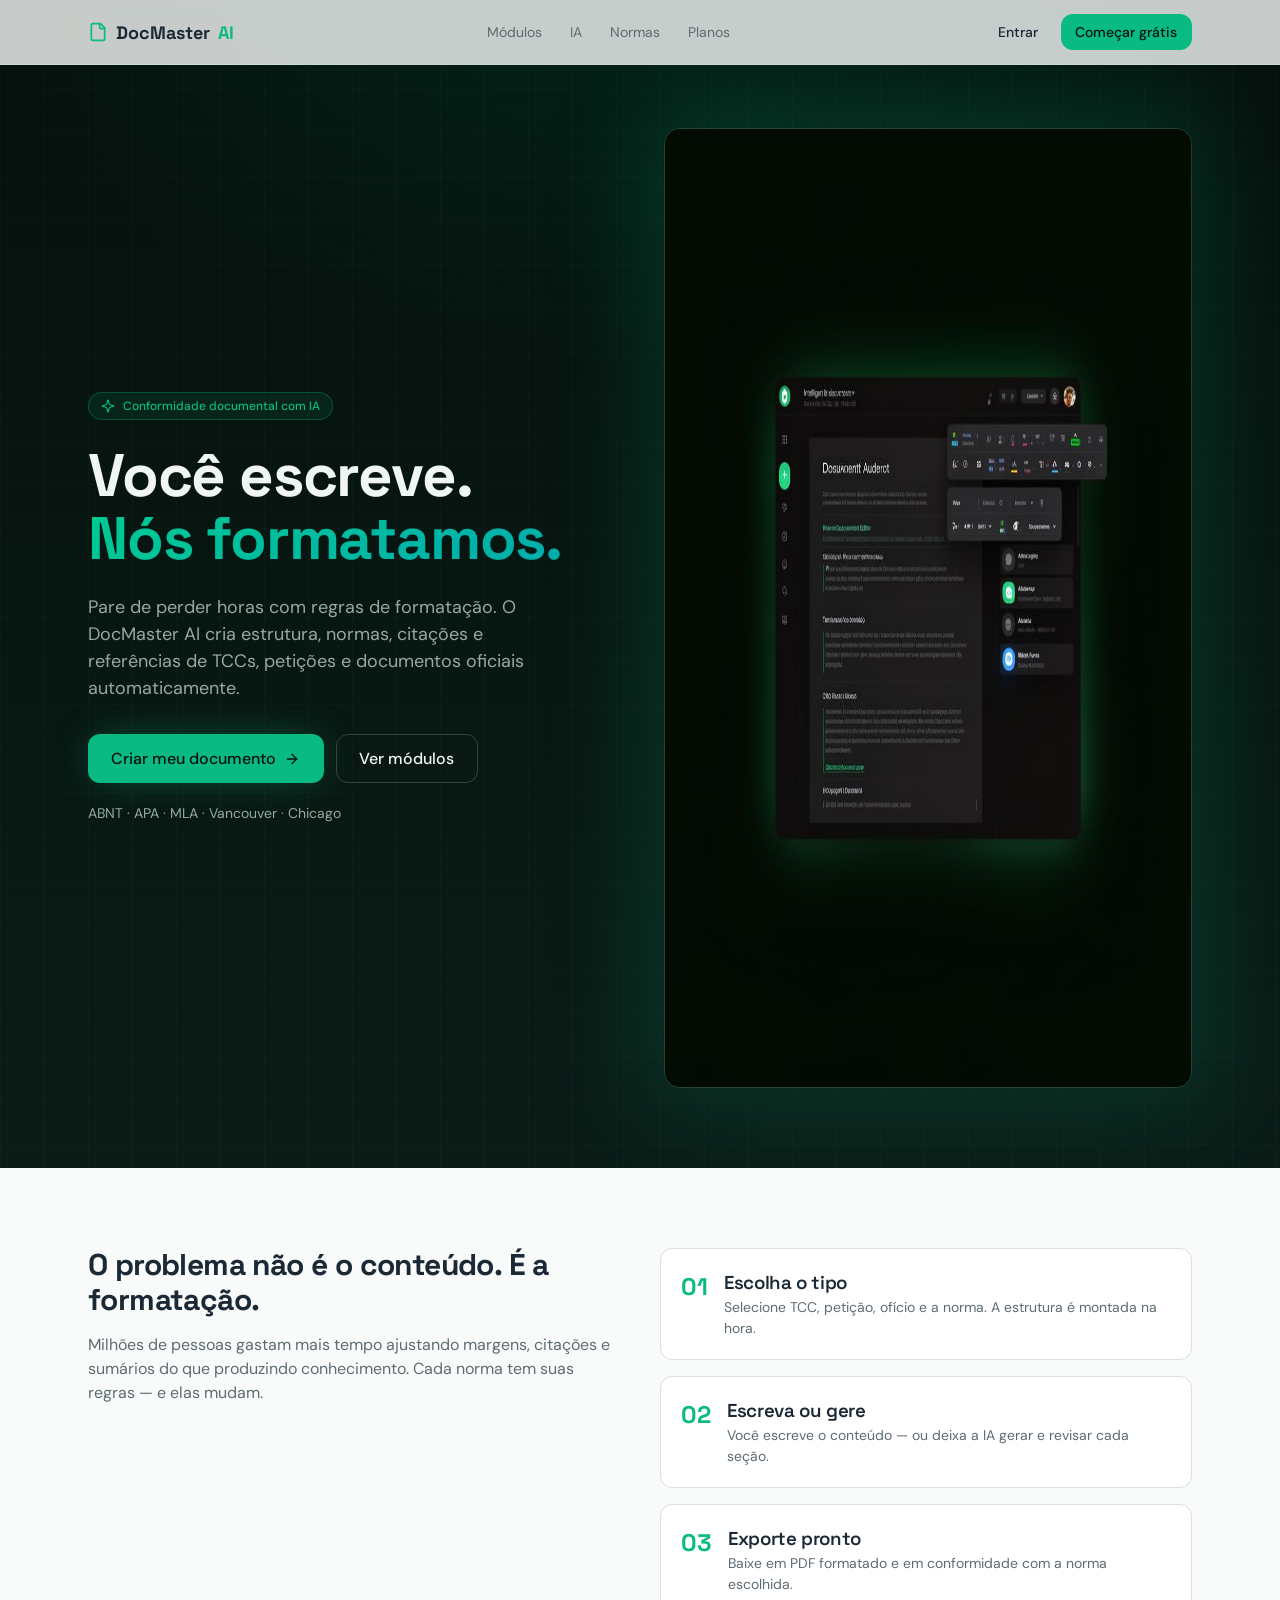
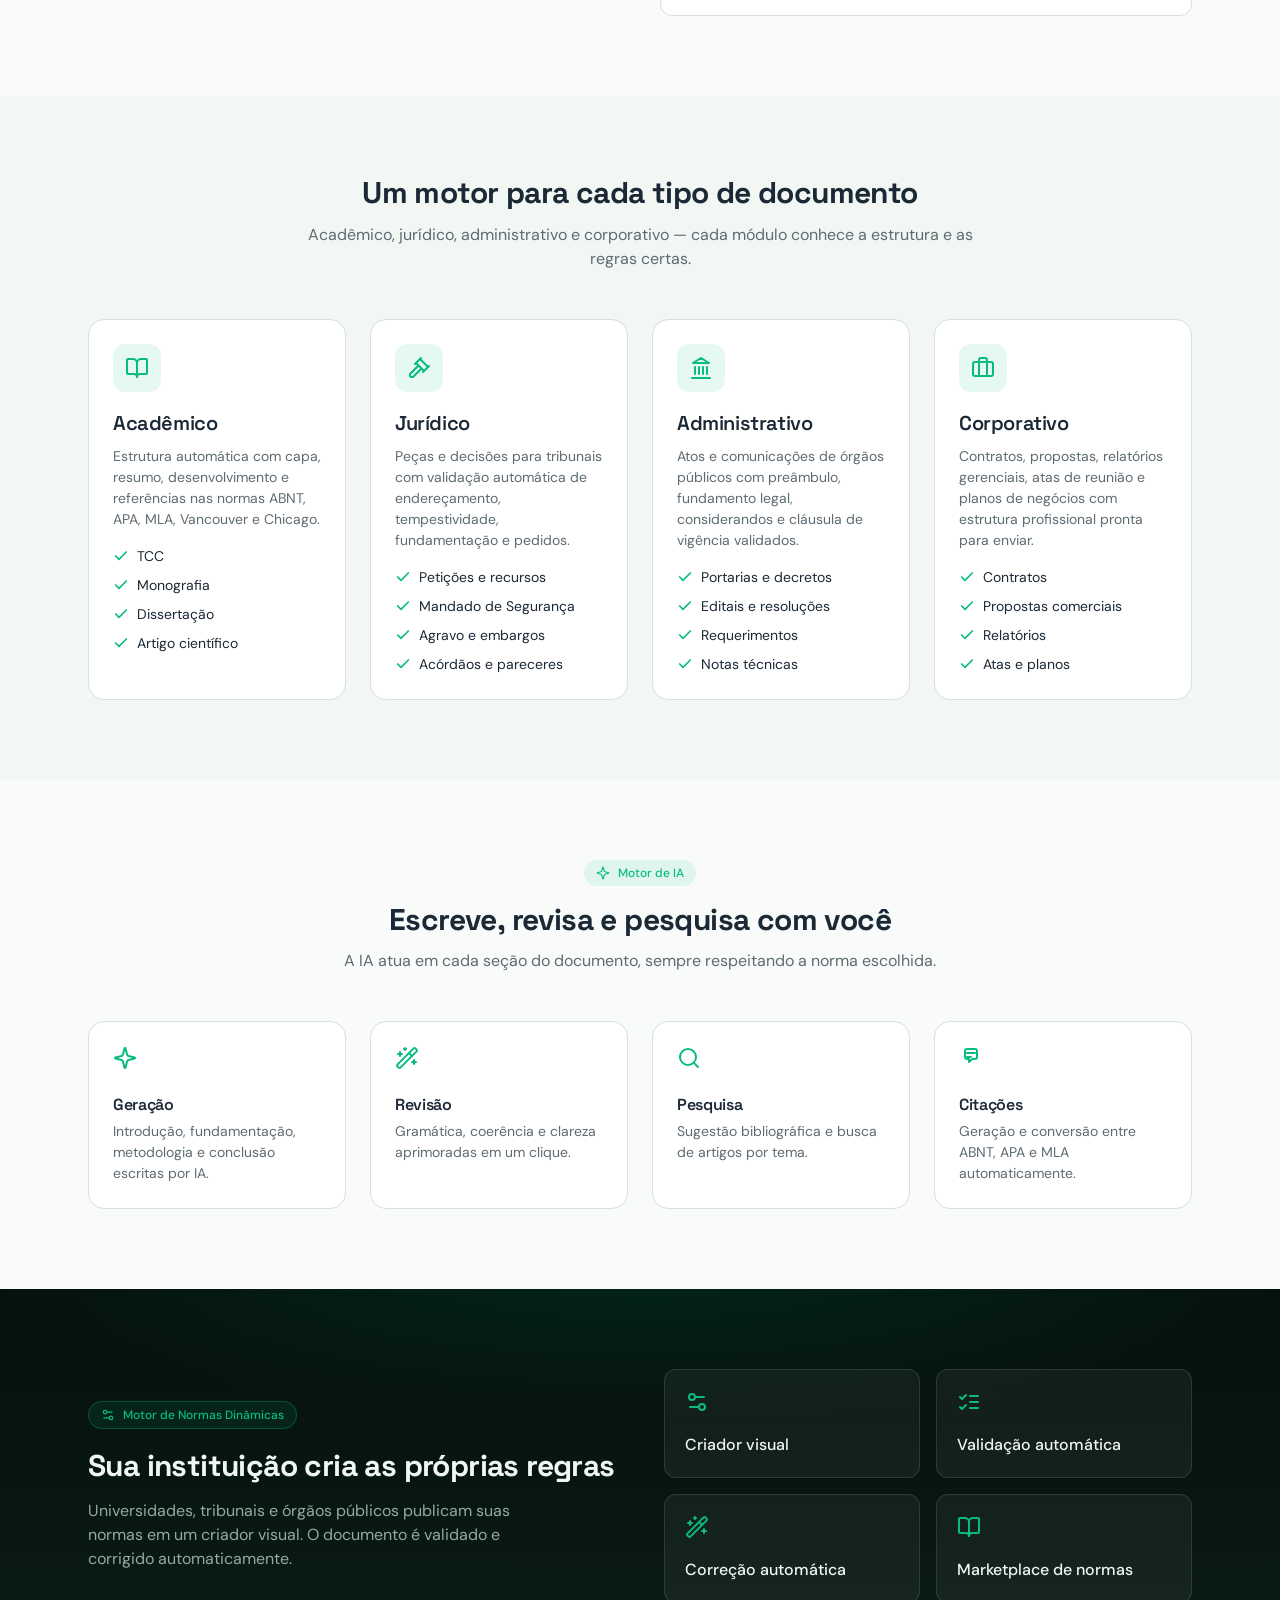
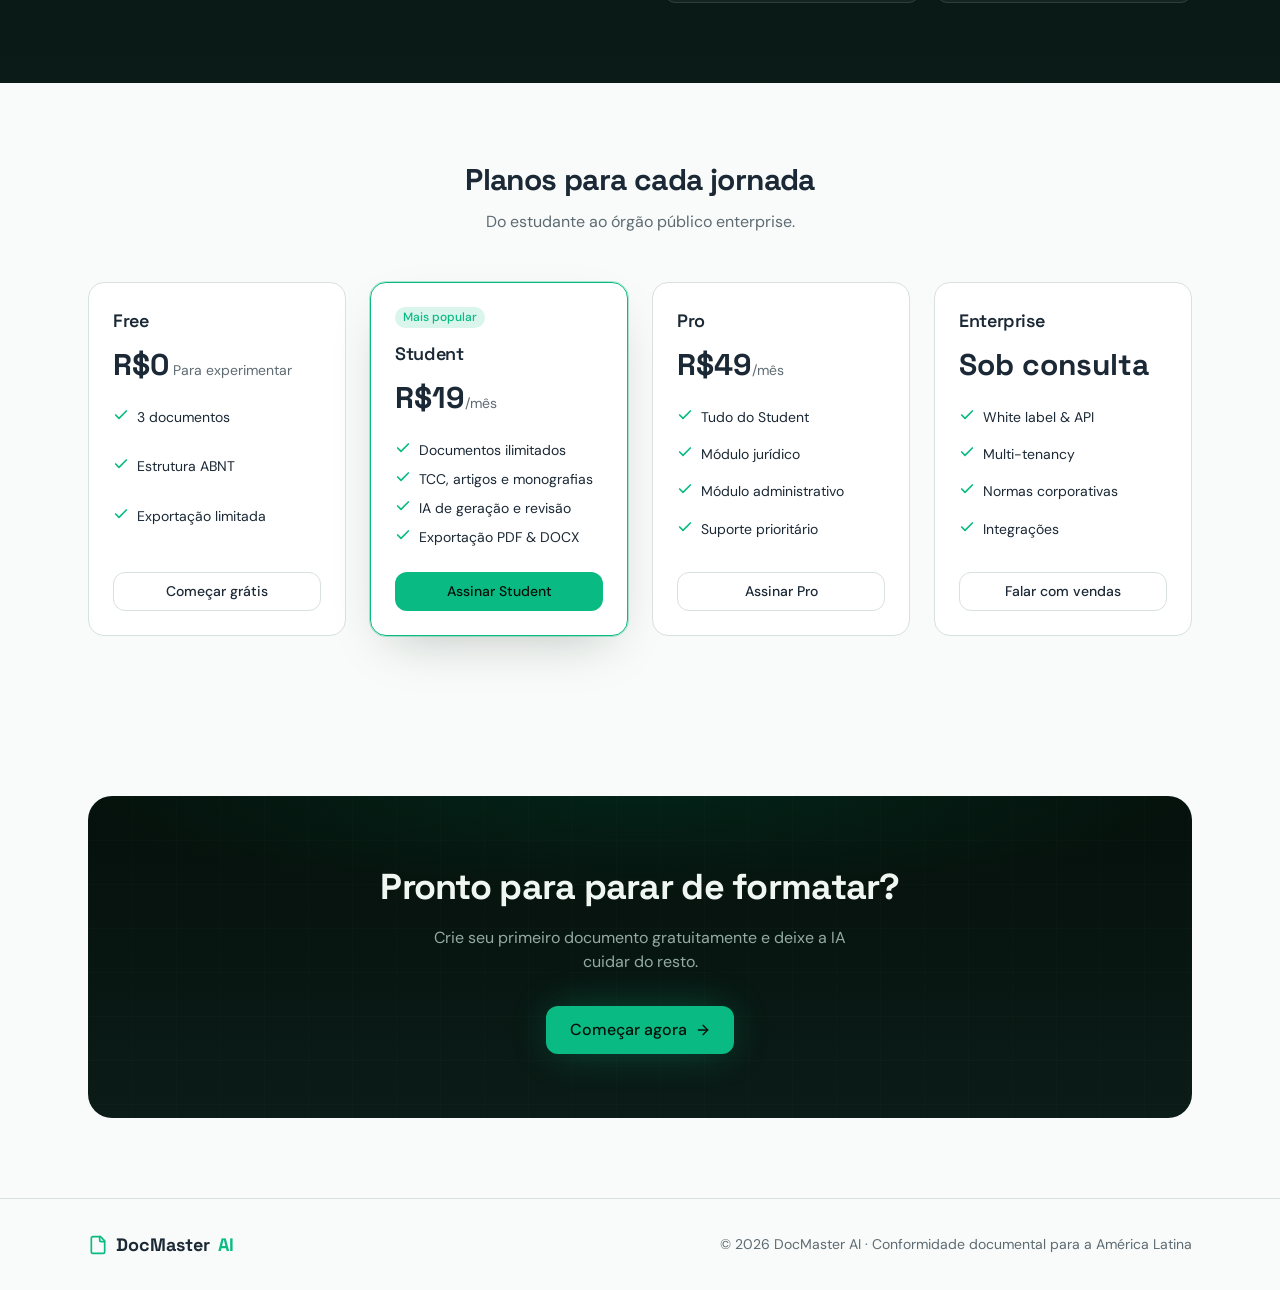
<file: index.html>
<!DOCTYPE html>
<html lang="pt-BR">
<head>
  <meta charset="utf-8" />
  <meta name="viewport" content="width=device-width, initial-scale=1" />
  <title>DocMaster AI — Documentos perfeitos, formatação automática</title>
  <meta name="description" content="Crie, formate e valide TCCs, petições, ofícios e mais com IA. Você escreve, o DocMaster AI cuida da estrutura, normas ABNT/APA e referências." />
  <meta name="author" content="DocMaster AI" />
  <meta property="og:title" content="DocMaster AI" />
  <meta property="og:description" content="Automatize a criação e formatação de documentos acadêmicos, jurídicos e administrativos com IA." />
  <meta property="og:type" content="website" />
  <meta name="twitter:card" content="summary_large_image" />
  <meta name="theme-color" content="#10b981" />
  <link rel="icon" type="image/png" sizes="192x192" href="icon-192.png" />
  <link rel="icon" type="image/png" sizes="512x512" href="icon-512.png" />
  <link rel="apple-touch-icon" href="apple-touch-icon.png" />
  <link rel="preconnect" href="https://fonts.googleapis.com" />
  <link rel="preconnect" href="https://fonts.gstatic.com" crossorigin />
  <link rel="stylesheet" href="https://fonts.googleapis.com/css2?family=Space+Grotesk:wght@400;500;600;700&family=DM+Sans:opsz,wght@9..40,400;9..40,500;9..40,600;9..40,700&display=swap" />
  <link rel="stylesheet" href="styles.css" />
</head>
<body>
  <!-- NAV -->
  <header class="nav">
    <nav class="nav-inner">
      <div class="brand">
        <svg class="icon icon-primary" viewBox="0 0 24 24" fill="none" stroke="currentColor" stroke-width="2" stroke-linecap="round" stroke-linejoin="round"><path d="M15 2H6a2 2 0 0 0-2 2v16a2 2 0 0 0 2 2h12a2 2 0 0 0 2-2V7Z"/><path d="M14 2v4a2 2 0 0 0 2 2h4"/></svg>
        DocMaster <span class="text-primary">AI</span>
      </div>
      <div class="nav-links">
        <a href="#modulos">Módulos</a>
        <a href="#ia">IA</a>
        <a href="#normas">Normas</a>
        <a href="#planos">Planos</a>
      </div>
      <div class="nav-actions">
        <a class="btn btn-ghost btn-sm" href="auth.html">Entrar</a>
        <a class="btn btn-primary btn-sm" href="auth.html">Começar grátis</a>
      </div>
    </nav>
  </header>

  <!-- HERO -->
  <section class="hero">
    <div class="grid-texture hero-texture"></div>
    <div class="hero-inner">
      <div>
        <span class="badge badge-hero">
          <svg class="icon-xs" viewBox="0 0 24 24" fill="none" stroke="currentColor" stroke-width="2" stroke-linecap="round" stroke-linejoin="round"><path d="M9.937 15.5A2 2 0 0 0 8.5 14.063l-6.135-1.582a.5.5 0 0 1 0-.962L8.5 9.936A2 2 0 0 0 9.937 8.5l1.582-6.135a.5.5 0 0 1 .963 0L14.063 8.5A2 2 0 0 0 15.5 9.937l6.135 1.581a.5.5 0 0 1 0 .964L15.5 14.063a2 2 0 0 0-1.437 1.437l-1.582 6.135a.5.5 0 0 1-.963 0z"/></svg>
          Conformidade documental com IA
        </span>
        <h1 class="hero-title">Você escreve.<br /><span class="text-gradient">Nós formatamos.</span></h1>
        <p class="hero-sub">Pare de perder horas com regras de formatação. O DocMaster AI cria estrutura, normas, citações e referências de TCCs, petições e documentos oficiais automaticamente.</p>
        <div class="hero-cta">
          <a class="btn btn-primary btn-lg shadow-glow" href="auth.html">Criar meu documento
            <svg class="icon-sm" viewBox="0 0 24 24" fill="none" stroke="currentColor" stroke-width="2" stroke-linecap="round" stroke-linejoin="round"><path d="M5 12h14"/><path d="m12 5 7 7-7 7"/></svg>
          </a>
          <a class="btn btn-outline-hero btn-lg" href="#modulos">Ver módulos</a>
        </div>
        <p class="hero-norms">ABNT · APA · MLA · Vancouver · Chicago</p>
      </div>
      <div class="hero-image-wrap">
        <div class="hero-image-glow"></div>
        <img src="assets/hero-editor.jpg" alt="Editor inteligente de documentos do DocMaster AI" width="1280" height="960" class="hero-image" />
      </div>
    </div>
  </section>

  <!-- PROBLEM / SOLUTION -->
  <section class="section">
    <div class="container two-col">
      <div>
        <h2 class="h2">O problema não é o conteúdo. É a formatação.</h2>
        <p class="muted mt16">Milhões de pessoas gastam mais tempo ajustando margens, citações e sumários do que produzindo conhecimento. Cada norma tem suas regras — e elas mudam.</p>
      </div>
      <div class="steps">
        <div class="step"><span class="step-n">01</span><div><h3 class="step-t">Escolha o tipo</h3><p class="muted sm">Selecione TCC, petição, ofício e a norma. A estrutura é montada na hora.</p></div></div>
        <div class="step"><span class="step-n">02</span><div><h3 class="step-t">Escreva ou gere</h3><p class="muted sm">Você escreve o conteúdo — ou deixa a IA gerar e revisar cada seção.</p></div></div>
        <div class="step"><span class="step-n">03</span><div><h3 class="step-t">Exporte pronto</h3><p class="muted sm">Baixe em PDF formatado e em conformidade com a norma escolhida.</p></div></div>
      </div>
    </div>
  </section>

  <!-- MODULES -->
  <section id="modulos" class="section section-secondary">
    <div class="container">
      <div class="section-head">
        <h2 class="h2">Um motor para cada tipo de documento</h2>
        <p class="muted mt12">Acadêmico, jurídico, administrativo e corporativo — cada módulo conhece a estrutura e as regras certas.</p>
      </div>
      <div class="grid-4 mt48">
        <article class="card card-hover">
          <div class="card-icon"><svg class="icon icon-primary" viewBox="0 0 24 24" fill="none" stroke="currentColor" stroke-width="2" stroke-linecap="round" stroke-linejoin="round"><path d="M12 7v14"/><path d="M3 18a1 1 0 0 1-1-1V4a1 1 0 0 1 1-1h5a4 4 0 0 1 4 4 4 4 0 0 1 4-4h5a1 1 0 0 1 1 1v13a1 1 0 0 1-1 1h-6a3 3 0 0 0-3 3 3 3 0 0 0-3-3z"/></svg></div>
          <h3 class="card-title">Acadêmico</h3>
          <p class="muted sm mt8">Estrutura automática com capa, resumo, desenvolvimento e referências nas normas ABNT, APA, MLA, Vancouver e Chicago.</p>
          <ul class="check-list">
            <li><span class="check"></span>TCC</li><li><span class="check"></span>Monografia</li><li><span class="check"></span>Dissertação</li><li><span class="check"></span>Artigo científico</li>
          </ul>
        </article>
        <article class="card card-hover">
          <div class="card-icon"><svg class="icon icon-primary" viewBox="0 0 24 24" fill="none" stroke="currentColor" stroke-width="2" stroke-linecap="round" stroke-linejoin="round"><path d="m14.5 12.5-8 8a2.119 2.119 0 1 1-3-3l8-8"/><path d="m16 16 6-6"/><path d="m8 8 6-6"/><path d="m9 7 8 8"/><path d="m21 11-8-8"/></svg></div>
          <h3 class="card-title">Jurídico</h3>
          <p class="muted sm mt8">Peças e decisões para tribunais com validação automática de endereçamento, tempestividade, fundamentação e pedidos.</p>
          <ul class="check-list">
            <li><span class="check"></span>Petições e recursos</li><li><span class="check"></span>Mandado de Segurança</li><li><span class="check"></span>Agravo e embargos</li><li><span class="check"></span>Acórdãos e pareceres</li>
          </ul>
        </article>
        <article class="card card-hover">
          <div class="card-icon"><svg class="icon icon-primary" viewBox="0 0 24 24" fill="none" stroke="currentColor" stroke-width="2" stroke-linecap="round" stroke-linejoin="round"><line x1="3" x2="21" y1="22" y2="22"/><line x1="6" x2="6" y1="18" y2="11"/><line x1="10" x2="10" y1="18" y2="11"/><line x1="14" x2="14" y1="18" y2="11"/><line x1="18" x2="18" y1="18" y2="11"/><polygon points="12 2 20 7 4 7"/></svg></div>
          <h3 class="card-title">Administrativo</h3>
          <p class="muted sm mt8">Atos e comunicações de órgãos públicos com preâmbulo, fundamento legal, considerandos e cláusula de vigência validados.</p>
          <ul class="check-list">
            <li><span class="check"></span>Portarias e decretos</li><li><span class="check"></span>Editais e resoluções</li><li><span class="check"></span>Requerimentos</li><li><span class="check"></span>Notas técnicas</li>
          </ul>
        </article>
        <article class="card card-hover">
          <div class="card-icon"><svg class="icon icon-primary" viewBox="0 0 24 24" fill="none" stroke="currentColor" stroke-width="2" stroke-linecap="round" stroke-linejoin="round"><path d="M16 20V4a2 2 0 0 0-2-2h-4a2 2 0 0 0-2 2v16"/><rect width="20" height="14" x="2" y="6" rx="2"/></svg></div>
          <h3 class="card-title">Corporativo</h3>
          <p class="muted sm mt8">Contratos, propostas, relatórios gerenciais, atas de reunião e planos de negócios com estrutura profissional pronta para enviar.</p>
          <ul class="check-list">
            <li><span class="check"></span>Contratos</li><li><span class="check"></span>Propostas comerciais</li><li><span class="check"></span>Relatórios</li><li><span class="check"></span>Atas e planos</li>
          </ul>
        </article>
      </div>
    </div>
  </section>

  <!-- AI ENGINE -->
  <section id="ia" class="section">
    <div class="container">
      <div class="section-head">
        <span class="badge badge-soft">
          <svg class="icon-xs" viewBox="0 0 24 24" fill="none" stroke="currentColor" stroke-width="2" stroke-linecap="round" stroke-linejoin="round"><path d="M9.937 15.5A2 2 0 0 0 8.5 14.063l-6.135-1.582a.5.5 0 0 1 0-.962L8.5 9.936A2 2 0 0 0 9.937 8.5l1.582-6.135a.5.5 0 0 1 .963 0L14.063 8.5A2 2 0 0 0 15.5 9.937l6.135 1.581a.5.5 0 0 1 0 .964L15.5 14.063a2 2 0 0 0-1.437 1.437l-1.582 6.135a.5.5 0 0 1-.963 0z"/></svg>
          Motor de IA
        </span>
        <h2 class="h2 mt16">Escreve, revisa e pesquisa com você</h2>
        <p class="muted mt12">A IA atua em cada seção do documento, sempre respeitando a norma escolhida.</p>
      </div>
      <div class="grid-4 mt48">
        <div class="card">
          <svg class="icon icon-primary" viewBox="0 0 24 24" fill="none" stroke="currentColor" stroke-width="2" stroke-linecap="round" stroke-linejoin="round"><path d="M9.937 15.5A2 2 0 0 0 8.5 14.063l-6.135-1.582a.5.5 0 0 1 0-.962L8.5 9.936A2 2 0 0 0 9.937 8.5l1.582-6.135a.5.5 0 0 1 .963 0L14.063 8.5A2 2 0 0 0 15.5 9.937l6.135 1.581a.5.5 0 0 1 0 .964L15.5 14.063a2 2 0 0 0-1.437 1.437l-1.582 6.135a.5.5 0 0 1-.963 0z"/></svg>
          <h3 class="card-title sm-title mt12">Geração</h3>
          <p class="muted sm mt4">Introdução, fundamentação, metodologia e conclusão escritas por IA.</p>
        </div>
        <div class="card">
          <svg class="icon icon-primary" viewBox="0 0 24 24" fill="none" stroke="currentColor" stroke-width="2" stroke-linecap="round" stroke-linejoin="round"><path d="m21.64 3.64-1.28-1.28a1.21 1.21 0 0 0-1.72 0L2.36 18.64a1.21 1.21 0 0 0 0 1.72l1.28 1.28a1.2 1.2 0 0 0 1.72 0L21.64 5.36a1.2 1.2 0 0 0 0-1.72"/><path d="m14 7 3 3"/><path d="M5 6v4"/><path d="M19 14v4"/><path d="M10 2v2"/><path d="M7 8H3"/><path d="M21 16h-4"/><path d="M11 3H9"/></svg>
          <h3 class="card-title sm-title mt12">Revisão</h3>
          <p class="muted sm mt4">Gramática, coerência e clareza aprimoradas em um clique.</p>
        </div>
        <div class="card">
          <svg class="icon icon-primary" viewBox="0 0 24 24" fill="none" stroke="currentColor" stroke-width="2" stroke-linecap="round" stroke-linejoin="round"><path d="m21 21-4.34-4.34"/><circle cx="11" cy="11" r="8"/></svg>
          <h3 class="card-title sm-title mt12">Pesquisa</h3>
          <p class="muted sm mt4">Sugestão bibliográfica e busca de artigos por tema.</p>
        </div>
        <div class="card">
          <svg class="icon icon-primary" viewBox="0 0 24 24" fill="none" stroke="currentColor" stroke-width="2" stroke-linecap="round" stroke-linejoin="round"><path d="M16 3a2 2 0 0 1 2 2v6a2 2 0 0 1-2 2h-2.667L10 16v-3H8a2 2 0 0 1-2-2V5a2 2 0 0 1 2-2z"/><path d="M16 7H8"/><path d="M12 11H8"/></svg>
          <h3 class="card-title sm-title mt12">Citações</h3>
          <p class="muted sm mt4">Geração e conversão entre ABNT, APA e MLA automaticamente.</p>
        </div>
      </div>
    </div>
  </section>

  <!-- NORM ENGINE -->
  <section id="normas" class="section norm-section">
    <div class="container two-col norm-inner">
      <div>
        <span class="badge badge-hero">
          <svg class="icon-xs" viewBox="0 0 24 24" fill="none" stroke="currentColor" stroke-width="2" stroke-linecap="round" stroke-linejoin="round"><path d="M14 17H5"/><path d="M19 7h-9"/><circle cx="17" cy="17" r="3"/><circle cx="7" cy="7" r="3"/></svg>
          Motor de Normas Dinâmicas
        </span>
        <h2 class="h2 hero-fg mt20">Sua instituição cria as próprias regras</h2>
        <p class="hero-muted-txt mt16">Universidades, tribunais e órgãos públicos publicam suas normas em um criador visual. O documento é validado e corrigido automaticamente.</p>
      </div>
      <div class="grid-2">
        <div class="norm-card"><svg class="icon icon-primary" viewBox="0 0 24 24" fill="none" stroke="currentColor" stroke-width="2" stroke-linecap="round" stroke-linejoin="round"><path d="M14 17H5"/><path d="M19 7h-9"/><circle cx="17" cy="17" r="3"/><circle cx="7" cy="7" r="3"/></svg><p class="norm-t">Criador visual</p></div>
        <div class="norm-card"><svg class="icon icon-primary" viewBox="0 0 24 24" fill="none" stroke="currentColor" stroke-width="2" stroke-linecap="round" stroke-linejoin="round"><path d="m3 17 2 2 4-4"/><path d="m3 7 2 2 4-4"/><path d="M13 6h8"/><path d="M13 12h8"/><path d="M13 18h8"/></svg><p class="norm-t">Validação automática</p></div>
        <div class="norm-card"><svg class="icon icon-primary" viewBox="0 0 24 24" fill="none" stroke="currentColor" stroke-width="2" stroke-linecap="round" stroke-linejoin="round"><path d="m21.64 3.64-1.28-1.28a1.21 1.21 0 0 0-1.72 0L2.36 18.64a1.21 1.21 0 0 0 0 1.72l1.28 1.28a1.2 1.2 0 0 0 1.72 0L21.64 5.36a1.2 1.2 0 0 0 0-1.72"/><path d="m14 7 3 3"/><path d="M5 6v4"/><path d="M19 14v4"/><path d="M10 2v2"/><path d="M7 8H3"/><path d="M21 16h-4"/><path d="M11 3H9"/></svg><p class="norm-t">Correção automática</p></div>
        <div class="norm-card"><svg class="icon icon-primary" viewBox="0 0 24 24" fill="none" stroke="currentColor" stroke-width="2" stroke-linecap="round" stroke-linejoin="round"><path d="M12 7v14"/><path d="M3 18a1 1 0 0 1-1-1V4a1 1 0 0 1 1-1h5a4 4 0 0 1 4 4 4 4 0 0 1 4-4h5a1 1 0 0 1 1 1v13a1 1 0 0 1-1 1h-6a3 3 0 0 0-3 3 3 3 0 0 0-3-3z"/></svg><p class="norm-t">Marketplace de normas</p></div>
      </div>
    </div>
  </section>

  <!-- PRICING -->
  <section id="planos" class="section">
    <div class="container">
      <div class="section-head">
        <h2 class="h2">Planos para cada jornada</h2>
        <p class="muted mt12">Do estudante ao órgão público enterprise.</p>
      </div>
      <div class="grid-4 mt48 plans">
        <div class="plan">
          <h3 class="plan-name">Free</h3>
          <p class="plan-price"><span class="plan-amount">R$0</span><span class="muted sm"> Para experimentar</span></p>
          <ul class="plan-features">
            <li><span class="check"></span>3 documentos</li><li><span class="check"></span>Estrutura ABNT</li><li><span class="check"></span>Exportação limitada</li>
          </ul>
          <a class="btn btn-outline plan-cta" href="auth.html">Começar grátis</a>
        </div>
        <div class="plan plan-highlight">
          <span class="plan-tag">Mais popular</span>
          <h3 class="plan-name">Student</h3>
          <p class="plan-price"><span class="plan-amount">R$19</span><span class="muted sm">/mês</span></p>
          <ul class="plan-features">
            <li><span class="check"></span>Documentos ilimitados</li><li><span class="check"></span>TCC, artigos e monografias</li><li><span class="check"></span>IA de geração e revisão</li><li><span class="check"></span>Exportação PDF &amp; DOCX</li>
          </ul>
          <a class="btn btn-primary plan-cta" href="auth.html">Assinar Student</a>
        </div>
        <div class="plan">
          <h3 class="plan-name">Pro</h3>
          <p class="plan-price"><span class="plan-amount">R$49</span><span class="muted sm">/mês</span></p>
          <ul class="plan-features">
            <li><span class="check"></span>Tudo do Student</li><li><span class="check"></span>Módulo jurídico</li><li><span class="check"></span>Módulo administrativo</li><li><span class="check"></span>Suporte prioritário</li>
          </ul>
          <a class="btn btn-outline plan-cta" href="auth.html">Assinar Pro</a>
        </div>
        <div class="plan">
          <h3 class="plan-name">Enterprise</h3>
          <p class="plan-price"><span class="plan-amount">Sob consulta</span></p>
          <ul class="plan-features">
            <li><span class="check"></span>White label &amp; API</li><li><span class="check"></span>Multi-tenancy</li><li><span class="check"></span>Normas corporativas</li><li><span class="check"></span>Integrações</li>
          </ul>
          <a class="btn btn-outline plan-cta" href="auth.html">Falar com vendas</a>
        </div>
      </div>
    </div>
  </section>

  <!-- CTA -->
  <section class="section container">
    <div class="cta">
      <div class="grid-texture cta-texture"></div>
      <h2 class="cta-title">Pronto para parar de formatar?</h2>
      <p class="cta-sub">Crie seu primeiro documento gratuitamente e deixe a IA cuidar do resto.</p>
      <a class="btn btn-primary btn-lg shadow-glow cta-btn" href="auth.html">Começar agora
        <svg class="icon-sm" viewBox="0 0 24 24" fill="none" stroke="currentColor" stroke-width="2" stroke-linecap="round" stroke-linejoin="round"><path d="M5 12h14"/><path d="m12 5 7 7-7 7"/></svg>
      </a>
    </div>
  </section>

  <!-- FOOTER -->
  <footer class="footer">
    <div class="container footer-inner">
      <div class="brand">
        <svg class="icon icon-primary" viewBox="0 0 24 24" fill="none" stroke="currentColor" stroke-width="2" stroke-linecap="round" stroke-linejoin="round"><path d="M15 2H6a2 2 0 0 0-2 2v16a2 2 0 0 0 2 2h12a2 2 0 0 0 2-2V7Z"/><path d="M14 2v4a2 2 0 0 0 2 2h4"/></svg>
        DocMaster <span class="text-primary">AI</span>
      </div>
      <p class="muted sm" id="footer-copy">© DocMaster AI · Conformidade documental para a América Latina</p>
    </div>
  </footer>

  <script src="script.js"></script>
</body>
</html>
</file>
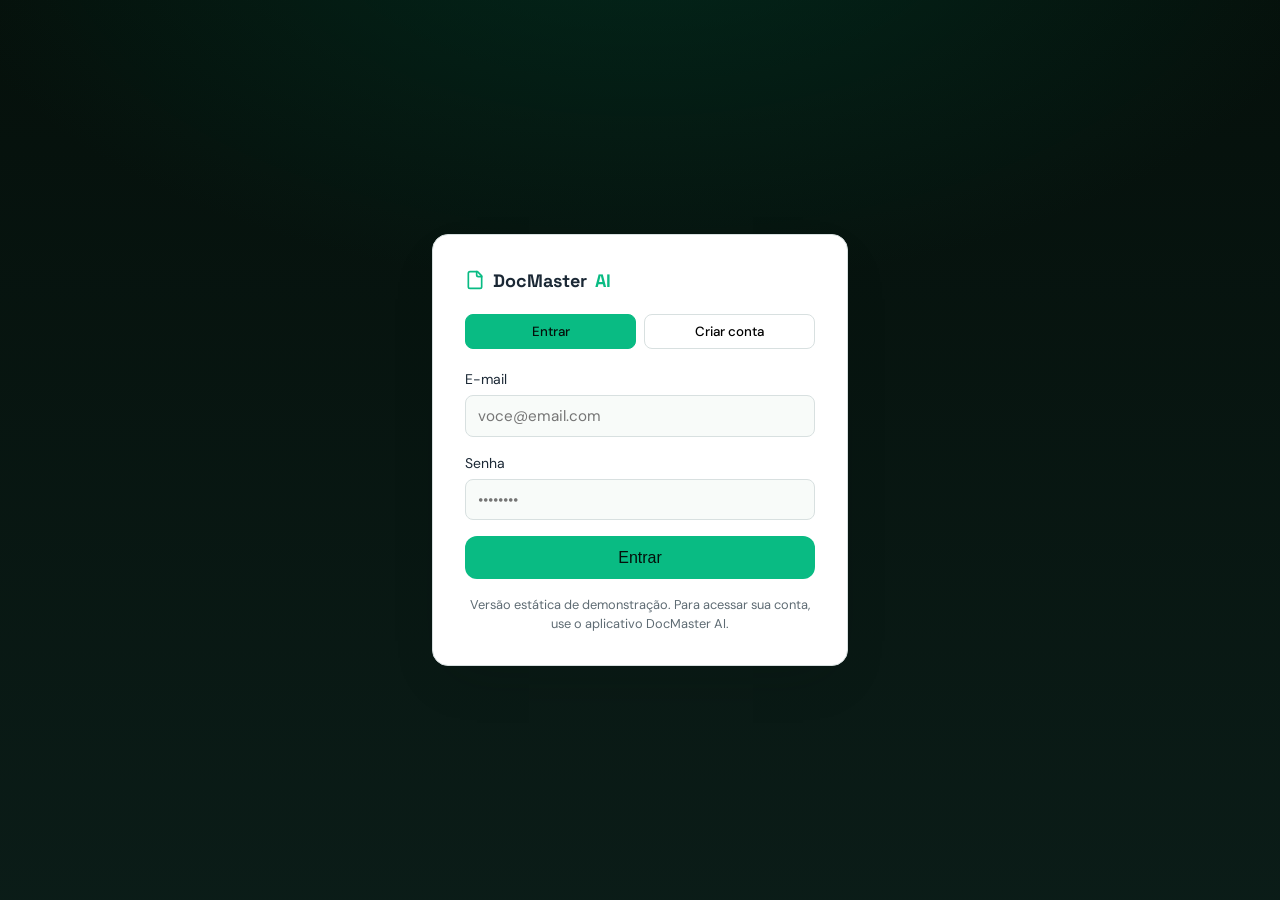
<file: auth.html>
<!DOCTYPE html>
<html lang="pt-BR">
<head>
  <meta charset="utf-8" />
  <meta name="viewport" content="width=device-width, initial-scale=1" />
  <title>Entrar — DocMaster AI</title>
  <meta name="theme-color" content="#10b981" />
  <link rel="icon" type="image/png" sizes="192x192" href="icon-192.png" />
  <link rel="apple-touch-icon" href="apple-touch-icon.png" />
  <link rel="preconnect" href="https://fonts.googleapis.com" />
  <link rel="preconnect" href="https://fonts.gstatic.com" crossorigin />
  <link rel="stylesheet" href="https://fonts.googleapis.com/css2?family=Space+Grotesk:wght@400;500;600;700&family=DM+Sans:opsz,wght@9..40,400;9..40,500;9..40,600;9..40,700&display=swap" />
  <link rel="stylesheet" href="styles.css" />
  <style>
    .auth-wrap { min-height: 100vh; display: flex; align-items: center; justify-content: center; background-image: var(--gradient-hero); padding: 1.5rem; }
    .auth-card { width: 100%; max-width: 26rem; background: var(--card); border: 1px solid var(--border); border-radius: 1rem; padding: 2rem; box-shadow: var(--shadow-elegant); }
    .auth-tabs { display: flex; gap: 0.5rem; margin: 1.25rem 0; }
    .auth-tab { flex: 1; padding: 0.5rem; border-radius: 0.5rem; border: 1px solid var(--border); background: var(--card); cursor: pointer; font-family: var(--font-sans); font-weight: 500; }
    .auth-tab.active { background: var(--primary); color: var(--primary-foreground); border-color: var(--primary); }
    .field { margin-bottom: 1rem; }
    .field label { display: block; font-size: 0.875rem; margin-bottom: 0.35rem; }
    .field input { width: 100%; padding: 0.6rem 0.75rem; border-radius: 0.5rem; border: 1px solid var(--border); font-family: var(--font-sans); font-size: 0.95rem; background: var(--background); }
    .field input:focus { outline: 2px solid oklch(0.7 0.15 163 / 0.4); outline-offset: 1px; }
    .auth-note { margin-top: 1rem; font-size: 0.8rem; color: var(--muted-foreground); text-align: center; }
  </style>
</head>
<body>
  <div class="auth-wrap">
    <div class="auth-card">
      <a class="brand" href="index.html">
        <svg class="icon icon-primary" viewBox="0 0 24 24" fill="none" stroke="currentColor" stroke-width="2" stroke-linecap="round" stroke-linejoin="round"><path d="M15 2H6a2 2 0 0 0-2 2v16a2 2 0 0 0 2 2h12a2 2 0 0 0 2-2V7Z"/><path d="M14 2v4a2 2 0 0 0 2 2h4"/></svg>
        DocMaster <span class="text-primary">AI</span>
      </a>
      <div class="auth-tabs">
        <button class="auth-tab active" data-tab="login" type="button">Entrar</button>
        <button class="auth-tab" data-tab="signup" type="button">Criar conta</button>
      </div>
      <form onsubmit="return false;">
        <div class="field" id="name-field" style="display:none;">
          <label for="name">Nome completo</label>
          <input id="name" type="text" placeholder="Seu nome" autocomplete="name" />
        </div>
        <div class="field">
          <label for="email">E-mail</label>
          <input id="email" type="email" placeholder="voce@email.com" autocomplete="email" />
        </div>
        <div class="field">
          <label for="password">Senha</label>
          <input id="password" type="password" placeholder="••••••••" autocomplete="current-password" />
        </div>
        <button class="btn btn-primary btn-lg" type="submit" style="width:100%;" id="submit-btn">Entrar</button>
      </form>
      <p class="auth-note">Versão estática de demonstração. Para acessar sua conta, use o aplicativo DocMaster AI.</p>
    </div>
  </div>
  <script>
    document.querySelectorAll(".auth-tab").forEach(function (tab) {
      tab.addEventListener("click", function () {
        document.querySelectorAll(".auth-tab").forEach(function (t) { t.classList.remove("active"); });
        tab.classList.add("active");
        var isSignup = tab.dataset.tab === "signup";
        document.getElementById("name-field").style.display = isSignup ? "block" : "none";
        document.getElementById("submit-btn").textContent = isSignup ? "Criar conta" : "Entrar";
      });
    });
  </script>
</body>
</html>
</file>
<file: styles.css>
/* ====== Design tokens (mirrors React app) ====== */
:root {
  --radius: 0.75rem;
  --font-display: "Space Grotesk", ui-sans-serif, system-ui, sans-serif;
  --font-sans: "DM Sans", ui-sans-serif, system-ui, sans-serif;

  --background: oklch(0.985 0.004 160);
  --foreground: oklch(0.27 0.03 248);
  --card: oklch(1 0 0);
  --card-foreground: oklch(0.27 0.03 248);
  --primary: oklch(0.7 0.15 163);
  --primary-foreground: oklch(0.16 0.02 165);
  --secondary: oklch(0.95 0.01 160);
  --secondary-foreground: oklch(0.3 0.03 248);
  --muted-foreground: oklch(0.52 0.02 235);
  --border: oklch(0.9 0.008 200);

  --hero: oklch(0.18 0.02 165);
  --hero-foreground: oklch(0.97 0.01 160);
  --hero-muted: oklch(0.72 0.03 170);

  --gradient-primary: linear-gradient(135deg, oklch(0.74 0.16 165), oklch(0.66 0.14 195));
  --gradient-hero: radial-gradient(ellipse 80% 60% at 50% -10%, oklch(0.3 0.08 170 / 0.55), transparent 70%), linear-gradient(180deg, oklch(0.16 0.02 165), oklch(0.21 0.025 175));
  --shadow-elegant: 0 20px 50px -20px oklch(0.18 0.02 165 / 0.25);
  --shadow-glow: 0 0 40px -8px oklch(0.7 0.15 163 / 0.45);
}

* { box-sizing: border-box; margin: 0; padding: 0; border-color: var(--border); }

html { scroll-behavior: smooth; }

body {
  background-color: var(--background);
  color: var(--foreground);
  font-family: var(--font-sans);
  -webkit-font-smoothing: antialiased;
  line-height: 1.5;
}

h1, h2, h3, h4, h5 { font-family: var(--font-display); letter-spacing: -0.02em; }
a { color: inherit; text-decoration: none; }
img { display: block; max-width: 100%; }
ul { list-style: none; }

/* ====== Helpers ====== */
.container { width: 100%; max-width: 72rem; margin: 0 auto; padding-left: 1rem; padding-right: 1rem; }
@media (min-width: 640px) { .container { padding-left: 1.5rem; padding-right: 1.5rem; } }
.section { padding-top: 5rem; padding-bottom: 5rem; }
.text-primary { color: var(--primary); }
.muted { color: var(--muted-foreground); }
.sm { font-size: 0.875rem; }
.mt4 { margin-top: 0.25rem; } .mt8 { margin-top: 0.5rem; } .mt12 { margin-top: 0.75rem; }
.mt16 { margin-top: 1rem; } .mt20 { margin-top: 1.25rem; } .mt48 { margin-top: 3rem; }
.h2 { font-size: 1.875rem; font-weight: 700; line-height: 1.15; }
.text-gradient { background-image: var(--gradient-primary); -webkit-background-clip: text; background-clip: text; color: transparent; }
.shadow-elegant { box-shadow: var(--shadow-elegant); }
.shadow-glow { box-shadow: var(--shadow-glow); }
.grid-texture {
  background-image: linear-gradient(oklch(1 0 0 / 0.04) 1px, transparent 1px),
    linear-gradient(90deg, oklch(1 0 0 / 0.04) 1px, transparent 1px);
  background-size: 44px 44px;
}
.bg-gradient-hero { background-image: var(--gradient-hero); }

/* ====== Icons ====== */
.icon { width: 1.5rem; height: 1.5rem; }
.icon-sm { width: 1rem; height: 1rem; }
.icon-xs { width: 0.875rem; height: 0.875rem; }
.icon-primary { color: var(--primary); }
.brand .icon { width: 1.25rem; height: 1.25rem; }

/* ====== Buttons ====== */
.btn {
  display: inline-flex; align-items: center; justify-content: center; gap: 0.5rem;
  border-radius: var(--radius); font-weight: 500; font-size: 0.875rem;
  padding: 0.5rem 1rem; cursor: pointer; transition: background-color .2s, color .2s, box-shadow .2s; border: 1px solid transparent;
}
.btn-sm { padding: 0.4rem 0.85rem; }
.btn-lg { padding: 0.7rem 1.4rem; font-size: 1rem; }
.btn-primary { background-color: var(--primary); color: var(--primary-foreground); }
.btn-primary:hover { background-color: oklch(0.7 0.15 163 / 0.9); }
.btn-ghost { background: transparent; color: var(--foreground); }
.btn-ghost:hover { background-color: var(--secondary); }
.btn-outline { background: var(--card); border-color: var(--border); color: var(--foreground); }
.btn-outline:hover { background-color: var(--secondary); }
.btn-outline-hero { background: transparent; border-color: oklch(0.72 0.03 170 / 0.3); color: var(--hero-foreground); }
.btn-outline-hero:hover { background-color: oklch(0.97 0.01 160 / 0.1); }

/* ====== Badges ====== */
.badge {
  display: inline-flex; align-items: center; gap: 0.5rem; border-radius: 9999px;
  padding: 0.25rem 0.75rem; font-size: 0.75rem; font-weight: 500;
}
.badge-hero { border: 1px solid oklch(0.7 0.15 163 / 0.3); background-color: oklch(0.7 0.15 163 / 0.1); color: var(--primary); }
.badge-soft { background-color: oklch(0.7 0.15 163 / 0.1); color: var(--primary); }

/* ====== Nav ====== */
.nav { position: fixed; inset: 0 0 auto 0; z-index: 40; border-bottom: 1px solid oklch(0.9 0.008 200 / 0.6); background-color: oklch(0.985 0.004 160 / 0.8); backdrop-filter: blur(8px); }
.nav-inner { display: flex; height: 4rem; max-width: 72rem; margin: 0 auto; align-items: center; justify-content: space-between; padding: 0 1rem; }
@media (min-width: 640px) { .nav-inner { padding: 0 1.5rem; } }
.brand { display: flex; align-items: center; gap: 0.5rem; font-family: var(--font-display); font-size: 1.125rem; font-weight: 700; }
.nav-links { display: none; align-items: center; gap: 1.75rem; font-size: 0.875rem; color: var(--muted-foreground); }
.nav-links a:hover { color: var(--foreground); }
@media (min-width: 768px) { .nav-links { display: flex; } }
.nav-actions { display: flex; align-items: center; gap: 0.5rem; }

/* ====== Hero ====== */
.hero { position: relative; overflow: hidden; background-image: var(--gradient-hero); padding-top: 8rem; padding-bottom: 5rem; color: var(--hero-foreground); }
.hero-texture { position: absolute; inset: 0; opacity: 0.5; }
.hero-inner { position: relative; display: grid; gap: 3rem; max-width: 72rem; margin: 0 auto; padding: 0 1rem; align-items: center; }
@media (min-width: 640px) { .hero-inner { padding: 0 1.5rem; } }
@media (min-width: 1024px) { .hero-inner { grid-template-columns: 1fr 1fr; } }
.hero-title { margin-top: 1.5rem; font-size: 2.25rem; font-weight: 700; line-height: 1.05; }
@media (min-width: 640px) { .hero-title { font-size: 3.75rem; } }
.hero-sub { margin-top: 1.5rem; max-width: 28rem; font-size: 1.125rem; color: var(--hero-muted); }
.hero-cta { margin-top: 2rem; display: flex; flex-wrap: wrap; gap: 0.75rem; }
.hero-norms { margin-top: 1.25rem; font-size: 0.875rem; color: var(--hero-muted); }
.hero-image-wrap { position: relative; }
.hero-image-glow { position: absolute; inset: -1rem; border-radius: 1.5rem; background-color: oklch(0.7 0.15 163 / 0.2); filter: blur(48px); }
.hero-image { position: relative; width: 100%; border-radius: 1rem; border: 1px solid oklch(0.72 0.03 170 / 0.2); box-shadow: var(--shadow-elegant); }

/* ====== Generic section heads ====== */
.section-head { max-width: 42rem; margin: 0 auto; text-align: center; }
.two-col { display: grid; gap: 2.5rem; }
@media (min-width: 768px) { .two-col { grid-template-columns: 1fr 1fr; } }
.section-secondary { background-color: oklch(0.95 0.01 160 / 0.4); }

/* ====== Steps ====== */
.steps { display: grid; gap: 1rem; }
.step { display: flex; gap: 1rem; border-radius: 0.75rem; border: 1px solid var(--border); background-color: var(--card); padding: 1.25rem; }
.step-n { font-family: var(--font-display); font-size: 1.5rem; font-weight: 700; color: var(--primary); }
.step-t { font-family: var(--font-display); font-weight: 600; }

/* ====== Grids & cards ====== */
.grid-4 { display: grid; gap: 1.5rem; }
@media (min-width: 640px) { .grid-4 { grid-template-columns: repeat(2, 1fr); } }
@media (min-width: 1024px) { .grid-4 { grid-template-columns: repeat(4, 1fr); } }
.grid-2 { display: grid; gap: 1rem; }
@media (min-width: 640px) { .grid-2 { grid-template-columns: repeat(2, 1fr); } }
.card { border-radius: 1rem; border: 1px solid var(--border); background-color: var(--card); padding: 1.5rem; transition: box-shadow .2s; }
.card-hover:hover { box-shadow: var(--shadow-elegant); }
.card-icon { display: flex; height: 3rem; width: 3rem; align-items: center; justify-content: center; border-radius: 0.75rem; background-color: oklch(0.7 0.15 163 / 0.1); }
.card-title { margin-top: 1rem; font-family: var(--font-display); font-size: 1.25rem; font-weight: 600; }
.card-title.sm-title { font-size: 1rem; }
.check-list { margin-top: 1rem; display: grid; gap: 0.5rem; }
.check-list li, .plan-features li { display: flex; align-items: center; gap: 0.5rem; font-size: 0.875rem; }
.check { display: inline-block; width: 1rem; height: 1rem; flex-shrink: 0; background-color: var(--primary); -webkit-mask: center / contain no-repeat url("data:image/svg+xml,%3Csvg xmlns='http://www.w3.org/2000/svg' viewBox='0 0 24 24' fill='none' stroke='black' stroke-width='2.5' stroke-linecap='round' stroke-linejoin='round'%3E%3Cpath d='M20 6 9 17l-5-5'/%3E%3C/svg%3E"); mask: center / contain no-repeat url("data:image/svg+xml,%3Csvg xmlns='http://www.w3.org/2000/svg' viewBox='0 0 24 24' fill='none' stroke='black' stroke-width='2.5' stroke-linecap='round' stroke-linejoin='round'%3E%3Cpath d='M20 6 9 17l-5-5'/%3E%3C/svg%3E"); }

/* ====== Norm section ====== */
.norm-section { background-image: var(--gradient-hero); color: var(--hero-foreground); }
.norm-inner { align-items: center; gap: 3rem; }
@media (min-width: 1024px) { .norm-inner { grid-template-columns: 1fr 1fr; } }
.hero-fg { color: var(--hero-foreground); }
.hero-muted-txt { color: var(--hero-muted); max-width: 28rem; }
.norm-card { border-radius: 0.75rem; border: 1px solid oklch(0.72 0.03 170 / 0.2); background-color: oklch(0.97 0.01 160 / 0.05); padding: 1.25rem; }
.norm-t { margin-top: 0.75rem; font-weight: 500; }

/* ====== Pricing ====== */
.plan { display: flex; flex-direction: column; border-radius: 1rem; border: 1px solid var(--border); background-color: var(--card); padding: 1.5rem; }
.plan-highlight { border-color: var(--primary); box-shadow: var(--shadow-elegant); outline: 1px solid oklch(0.7 0.15 163 / 0.3); }
.plan-tag { margin-bottom: 0.75rem; width: fit-content; border-radius: 9999px; background-color: oklch(0.7 0.15 163 / 0.15); padding: 0.1rem 0.5rem; font-size: 0.75rem; font-weight: 500; color: var(--primary); }
.plan-name { font-family: var(--font-display); font-size: 1.125rem; font-weight: 600; }
.plan-price { margin-top: 0.5rem; }
.plan-amount { font-family: var(--font-display); font-size: 1.875rem; font-weight: 700; }
.plan-features { margin-top: 1.25rem; flex: 1; display: grid; gap: 0.5rem; }
.plan-features li { align-items: flex-start; }
.plan-cta { margin-top: 1.5rem; }

/* ====== CTA ====== */
.cta { position: relative; overflow: hidden; border-radius: 1.5rem; background-image: var(--gradient-hero); padding: 4rem 2rem; text-align: center; color: var(--hero-foreground); }
.cta-texture { position: absolute; inset: 0; opacity: 0.4; }
.cta-title { position: relative; font-family: var(--font-display); font-size: 1.875rem; font-weight: 700; }
@media (min-width: 640px) { .cta-title { font-size: 2.25rem; } }
.cta-sub { position: relative; margin: 0.75rem auto 0; max-width: 28rem; color: var(--hero-muted); }
.cta-btn { position: relative; margin-top: 2rem; }

/* ====== Footer ====== */
.footer { border-top: 1px solid var(--border); }
.footer-inner { display: flex; flex-direction: column; align-items: center; justify-content: space-between; gap: 1rem; padding-top: 2rem; padding-bottom: 2rem; }
@media (min-width: 640px) { .footer-inner { flex-direction: row; } }
</file>
